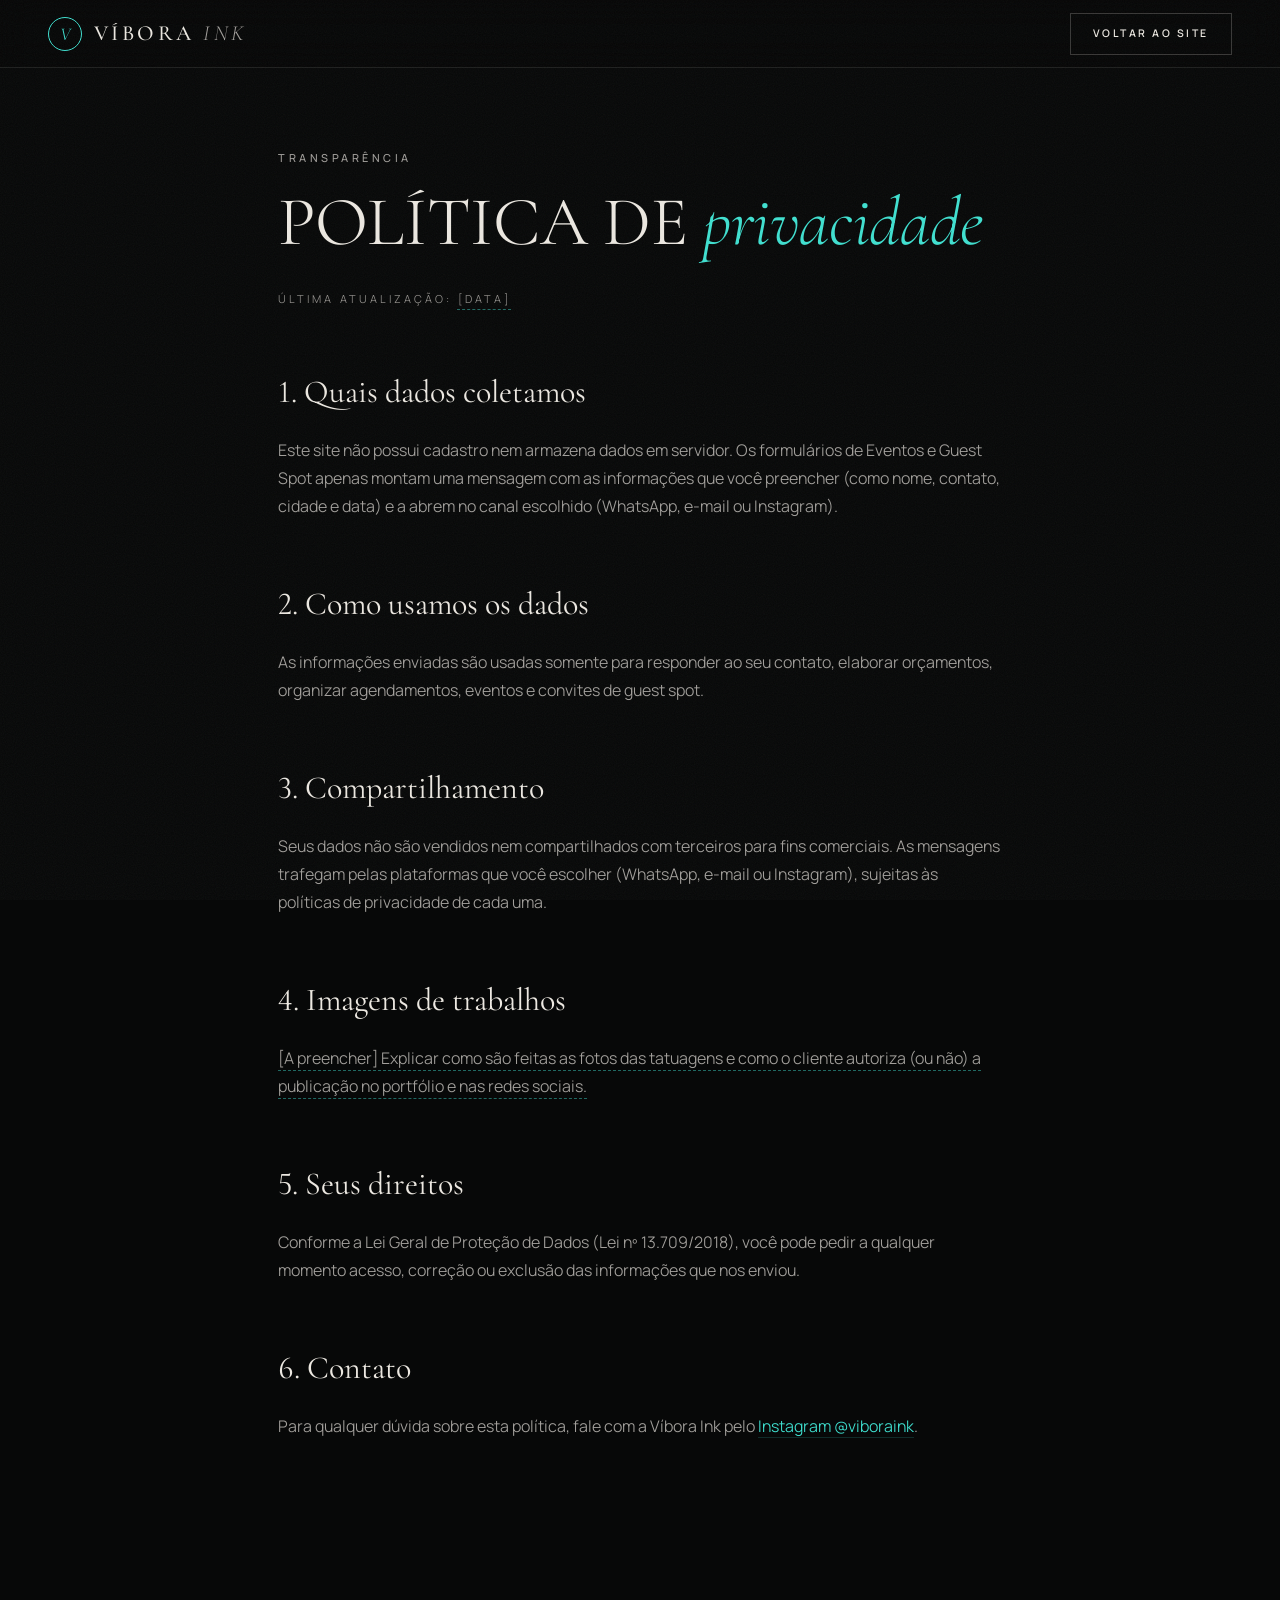
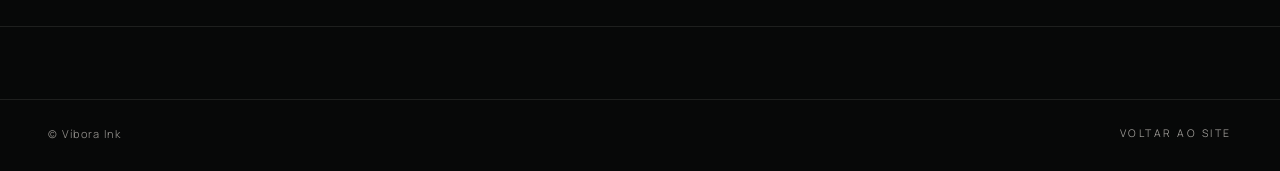
<file: politica-de-privacidade.html>
<!DOCTYPE html>
<html lang="pt-BR">
<head>
  <meta charset="UTF-8">
  <meta name="viewport" content="width=device-width, initial-scale=1">
  <title>Política de Privacidade | Víbora Ink</title>
  <meta name="description" content="Política de privacidade do site da Víbora Ink.">
  <meta name="robots" content="noindex, follow">
  <meta name="theme-color" content="#070808">
  <link rel="icon" href="assets/icons/favicon.svg" type="image/svg+xml">
  <link rel="apple-touch-icon" href="assets/icons/apple-touch-icon.png">
  <link rel="stylesheet" href="style.css">
  <style>
    .legal { padding: calc(var(--header-h) + 64px) 0 var(--section); }
    .legal .container { max-width: 820px; }
    .legal h2 { font-family: var(--serif); font-size: clamp(1.5rem, 2.6vw, 2rem); margin: 56px 0 16px; }
    .legal p, .legal li { color: var(--text-dim); }
    .legal ul { list-style: disc; padding-left: 1.2em; margin: 0 0 1.2em; }
    .legal .updated { font-size: 11px; letter-spacing: .28em; text-transform: uppercase; color: var(--text-mute); }
  </style>
</head>
<body>
  <header class="header is-scrolled">
    <div class="header__inner">
      <a href="index.html" class="brand" aria-label="Víbora Ink, voltar ao site">
        <span class="brand__mark" aria-hidden="true">V</span>
        <span class="brand__name">Víbora <em>Ink</em></span>
      </a>
      <a href="index.html" class="btn btn--ghost btn--sm">Voltar ao site</a>
    </div>
  </header>

  <main class="legal">
    <div class="container">
      <p class="eyebrow">Transparência</p>
      <h1 class="title">Política de <em>privacidade</em></h1>
      <!-- PLACEHOLDER: revisar este texto com a Víbora Ink (e, se possível, com um profissional de LGPD) -->
      <p class="updated">Última atualização: <span class="ph">[data]</span></p>

      <h2>1. Quais dados coletamos</h2>
      <p>Este site não possui cadastro nem armazena dados em servidor. Os formulários de Eventos e Guest Spot apenas montam uma mensagem com as informações que você preencher (como nome, contato, cidade e data) e a abrem no canal escolhido (WhatsApp, e-mail ou Instagram).</p>

      <h2>2. Como usamos os dados</h2>
      <p>As informações enviadas são usadas somente para responder ao seu contato, elaborar orçamentos, organizar agendamentos, eventos e convites de guest spot.</p>

      <h2>3. Compartilhamento</h2>
      <p>Seus dados não são vendidos nem compartilhados com terceiros para fins comerciais. As mensagens trafegam pelas plataformas que você escolher (WhatsApp, e-mail ou Instagram), sujeitas às políticas de privacidade de cada uma.</p>

      <h2>4. Imagens de trabalhos</h2>
      <p class="ph">[A preencher] Explicar como são feitas as fotos das tatuagens e como o cliente autoriza (ou não) a publicação no portfólio e nas redes sociais.</p>

      <h2>5. Seus direitos</h2>
      <p>Conforme a Lei Geral de Proteção de Dados (Lei nº 13.709/2018), você pode pedir a qualquer momento acesso, correção ou exclusão das informações que nos enviou.</p>

      <h2>6. Contato</h2>
      <p>Para qualquer dúvida sobre esta política, fale com a Víbora Ink pelo <a class="link-inline" href="https://www.instagram.com/viboraink/" target="_blank" rel="noopener">Instagram @viboraink</a>.</p>
    </div>
  </main>

  <footer class="footer">
    <div class="container footer__bottom">
      <p>© Víbora Ink</p>
      <a href="index.html" class="footer__top">Voltar ao site</a>
    </div>
  </footer>
</body>
</html>
</file>
<file: style.css>
/* ==========================================================================
   VÍBORA INK · style.css
   Estrutura:
   01. Fontes          06. Hero            11. Formulários
   02. Variáveis       07. Sobre           12. Como funciona
   03. Base            08. Trabalhos       13. Feedback e FAQ
   04. Componentes     09. Promoções       14. CTA final e contato
   05. Menu            10. Além do estúdio 15. Footer, lightbox, utilidades
   ========================================================================== */

/* ---------- 01. Fontes (arquivos locais em /assets/fonts, licença SIL OFL) ---------- */
@font-face {
  font-family: "Cormorant Garamond";
  src: url("assets/fonts/cormorant-garamond-latin-wght-normal.woff2") format("woff2");
  font-weight: 300 700;
  font-style: normal;
  font-display: swap;
}
@font-face {
  font-family: "Cormorant Garamond";
  src: url("assets/fonts/cormorant-garamond-latin-wght-italic.woff2") format("woff2");
  font-weight: 300 700;
  font-style: italic;
  font-display: swap;
}
@font-face {
  font-family: "Manrope";
  src: url("assets/fonts/manrope-latin-wght-normal.woff2") format("woff2");
  font-weight: 200 800;
  font-style: normal;
  font-display: swap;
}

/* ---------- 02. Variáveis ---------- */
:root {
  color-scheme: dark;
  /* Cores */
  --black: #070808;
  --black-2: #0c0e0f;
  --graphite: #141719;
  --graphite-2: #1c2022;
  --line: rgba(236, 232, 225, 0.1);
  --line-strong: rgba(236, 232, 225, 0.22);
  --text: #ece8e1;
  --text-dim: rgba(236, 232, 225, 0.68);
  --text-mute: rgba(236, 232, 225, 0.6); /* 0.6 garante contraste AA nos rótulos pequenos */
  --cyan: #3fe0d0;
  --cyan-soft: rgba(63, 224, 208, 0.16);
  --paper: #ece8e1;
  --ink: #0b0c0c;
  --teal-deep: #0c7a71;

  /* Tipografia */
  --serif: "Cormorant Garamond", "Times New Roman", serif;
  --sans: "Manrope", "Helvetica Neue", Arial, sans-serif;

  /* Espaçamento e ritmo */
  --gutter: clamp(20px, 4vw, 48px);
  --section: clamp(96px, 13vw, 176px);
  --header-h: 84px;

  /* Movimento */
  --ease: cubic-bezier(0.2, 0.7, 0.2, 1);
  --ease-in-out: cubic-bezier(0.65, 0, 0.35, 1);
}

/* ---------- 03. Base ---------- */
*, *::before, *::after { box-sizing: border-box; }

html {
  scroll-behavior: smooth;
  scroll-padding-top: 72px;
  -webkit-text-size-adjust: 100%;
}

body {
  margin: 0;
  background: var(--black);
  color: var(--text);
  font-family: var(--sans);
  font-size: 16px;
  font-weight: 350;
  line-height: 1.75;
  -webkit-font-smoothing: antialiased;
  overflow-x: hidden;
  font-variant-numeric: lining-nums; /* Cormorant usa números de texto por padrão (01 parece OI) */
}

/* Granulado muito sutil sobre toda a página */
body::after {
  content: "";
  position: fixed;
  inset: 0;
  z-index: 200;
  pointer-events: none;
  opacity: 0.05;
  background-image: url("data:image/svg+xml,%3Csvg xmlns='http://www.w3.org/2000/svg' width='160' height='160'%3E%3Cfilter id='n'%3E%3CfeTurbulence type='fractalNoise' baseFrequency='.9' numOctaves='2' stitchTiles='stitch'/%3E%3C/filter%3E%3Crect width='100%25' height='100%25' filter='url(%23n)'/%3E%3C/svg%3E");
}

body.is-locked { overflow: hidden; }

img { display: block; max-width: 100%; height: auto; }
a { color: inherit; text-decoration: none; }
button { font: inherit; color: inherit; background: none; border: 0; cursor: pointer; padding: 0; }
p { margin: 0 0 1.2em; }
h1, h2, h3 { margin: 0; font-weight: 400; }
ul, ol { margin: 0; padding: 0; list-style: none; }
::selection { background: var(--cyan); color: var(--black); }

/* Barra de rolagem discreta, na paleta da marca */
html { scrollbar-width: thin; scrollbar-color: var(--graphite-2) var(--black); }
::-webkit-scrollbar { width: 10px; }
::-webkit-scrollbar-track { background: var(--black); }
::-webkit-scrollbar-thumb { background: var(--graphite-2); border: 2px solid var(--black); border-radius: 10px; }
::-webkit-scrollbar-thumb:hover { background: var(--teal-deep); }

:focus-visible { outline: 1px solid var(--cyan); outline-offset: 4px; }

.sprite { display: none; }
[hidden] { display: none !important; }

.skip-link {
  position: fixed; top: -80px; left: 12px; z-index: 300;
  padding: 10px 16px; background: var(--paper); color: var(--ink);
  transition: top .3s var(--ease);
}
.skip-link:focus { top: 12px; }

.container {
  width: 100%;
  max-width: 1320px;
  margin: 0 auto;
  padding: 0 var(--gutter);
}

.section { position: relative; padding: var(--section) 0; }

/* ---------- 04. Componentes ---------- */

/* Rótulo pequeno acima dos títulos */
.eyebrow {
  display: flex;
  align-items: center;
  gap: 14px;
  margin: 0 0 22px;
  font-size: 11px;
  font-weight: 500;
  letter-spacing: 0.32em;
  text-transform: uppercase;
  color: var(--text-mute);
}
.eyebrow .idx { color: var(--cyan); display: inline-flex; align-items: center; gap: 14px; }
.eyebrow .idx::after { content: ""; width: 36px; height: 1px; background: currentColor; opacity: .6; }

/* Títulos */
.title {
  font-family: var(--serif);
  font-weight: 350;
  font-size: clamp(2.6rem, 5.4vw, 4.9rem);
  line-height: 0.98;
  letter-spacing: -0.005em;
  text-transform: uppercase;
  margin-bottom: 32px;
}
.title em, .final__title em, .hero__sign em {
  font-style: italic;
  font-weight: 300;
  text-transform: none;
  color: var(--cyan);
}
.title--lg { font-size: clamp(2.8rem, 6.6vw, 6rem); }
.title--xl { font-size: clamp(3.4rem, 11vw, 10rem); line-height: .86; }

.lead { font-size: 1.12rem; color: var(--text); }

.section-head { max-width: 760px; margin-bottom: clamp(48px, 7vw, 88px); }
.section-head__sub { font-family: var(--serif); font-size: clamp(1.3rem, 2.2vw, 1.75rem); color: var(--text-dim); line-height: 1.35; }
.section-head--split {
  max-width: none;
  display: flex; justify-content: space-between; align-items: flex-end; gap: 40px;
}
.section-head--split .title { margin-bottom: 0; }
.section-head__aside { max-width: 34ch; color: var(--text-dim); margin: 0; }

/* Conteúdo provisório: sublinhado tracejado ciano para fácil identificação */
.ph {
  color: var(--text-mute);
  text-decoration: underline dashed rgba(63, 224, 208, 0.45);
  text-decoration-thickness: 1px;
  text-underline-offset: 6px;
}

/* Botões */
.btn {
  --btn-bg: transparent;
  --btn-fg: var(--text);
  --btn-sweep: var(--cyan);
  --btn-sweep-fg: var(--black);
  position: relative;
  isolation: isolate;
  overflow: hidden;
  display: inline-flex;
  align-items: center;
  justify-content: center;
  gap: 14px;
  min-height: 54px;
  padding: 0 30px;
  border: 1px solid var(--line-strong);
  background: var(--btn-bg);
  color: var(--btn-fg);
  font-family: var(--sans);
  font-size: 11.5px;
  font-weight: 600;
  letter-spacing: 0.24em;
  text-transform: uppercase;
  white-space: nowrap;
  transition: color .5s var(--ease), border-color .5s var(--ease);
}
.btn::before {
  content: "";
  position: absolute; inset: 0; z-index: -1;
  background: var(--btn-sweep);
  transform: scaleX(0);
  transform-origin: right;
  transition: transform .6s var(--ease);
}
.btn svg { width: 18px; height: 18px; flex: none; transition: transform .5s var(--ease); }
.btn:hover::before, .btn:focus-visible::before { transform: scaleX(1); transform-origin: left; }
.btn:hover svg, .btn:focus-visible svg { transform: translateX(4px); }
.btn:active { transform: translateY(1px); }

.btn--primary { --btn-bg: var(--paper); --btn-fg: var(--ink); border-color: var(--paper); }
.btn--primary:hover, .btn--primary:focus-visible { color: var(--black); border-color: var(--cyan); }
.btn--ghost:hover, .btn--ghost:focus-visible { border-color: var(--cyan); color: var(--black); }
.btn--dark { --btn-bg: var(--ink); --btn-fg: var(--paper); --btn-sweep: var(--teal-deep); --btn-sweep-fg: var(--paper); border-color: var(--ink); }
.btn--dark:hover { color: var(--paper); border-color: var(--teal-deep); }
.btn--sm { min-height: 42px; padding: 0 22px; font-size: 10.5px; }
.btn--lg { min-height: 62px; padding: 0 38px; }

/* Link com linha */
.link-line {
  display: inline-flex; align-items: center; gap: 12px;
  padding-bottom: 8px;
  font-size: 11.5px; font-weight: 600; letter-spacing: .24em; text-transform: uppercase;
  background: linear-gradient(var(--cyan), var(--cyan)) left bottom / 0 1px no-repeat,
              linear-gradient(var(--line-strong), var(--line-strong)) left bottom / 100% 1px no-repeat;
  transition: background-size .6s var(--ease), color .4s;
}
.link-line svg { width: 18px; height: 18px; transition: transform .5s var(--ease); }
.link-line:hover { background-size: 100% 1px, 100% 1px; color: var(--cyan); }
.link-line:hover svg { transform: translateX(4px); }
.link-inline { color: var(--cyan); border-bottom: 1px solid var(--cyan-soft); }

/* Vidro discreto */
.glass {
  background: rgba(20, 23, 25, 0.55);
  border: 1px solid var(--line);
  -webkit-backdrop-filter: blur(18px) saturate(120%);
  backdrop-filter: blur(18px) saturate(120%);
}

/* ---------- 05. Menu ---------- */
.header {
  position: fixed; top: 0; left: 0; right: 0; z-index: 100;
  height: var(--header-h);
  transition: height .5s var(--ease), background-color .5s var(--ease), border-color .5s var(--ease);
  border-bottom: 1px solid transparent;
}
/* O fundo com blur fica num pseudo-elemento: backdrop-filter no próprio header
   criaria um bloco de contenção e prenderia o menu mobile (position: fixed) nos 68px do header. */
.header::before {
  content: ""; position: absolute; inset: 0; z-index: -1;
  background: rgba(7, 8, 8, 0.72);
  -webkit-backdrop-filter: blur(16px);
  backdrop-filter: blur(16px);
  opacity: 0;
  transition: opacity .5s var(--ease);
}
.header.is-scrolled { height: 68px; border-bottom-color: var(--line); }
.header.is-scrolled::before { opacity: 1; }
.header__inner {
  height: 100%;
  max-width: 1440px; margin: 0 auto;
  padding: 0 var(--gutter);
  display: flex; align-items: center; gap: 40px;
}

.brand { display: inline-flex; align-items: center; gap: 12px; margin-right: auto; position: relative; z-index: 2; }
.brand__mark {
  display: grid; place-items: center;
  width: 34px; height: 34px;
  border: 1px solid var(--cyan);
  border-radius: 50%;
  font-family: var(--serif); font-size: 18px; font-style: italic; color: var(--cyan);
  line-height: 1;
  transition: transform .8s var(--ease);
}
.brand:hover .brand__mark { transform: rotate(-12deg); }
.brand__name {
  font-family: var(--serif);
  font-size: 1.35rem;
  letter-spacing: .16em;
  text-transform: uppercase;
  font-weight: 500;
}
.brand__name em { font-weight: 300; color: var(--text-dim); }

.nav__list { display: flex; gap: clamp(18px, 2.3vw, 36px); }
.nav__link {
  position: relative;
  font-size: 10.5px; font-weight: 500;
  letter-spacing: .26em; text-transform: uppercase;
  color: var(--text-dim);
  padding: 8px 0;
  transition: color .4s;
}
.nav__link::after {
  content: ""; position: absolute; left: 0; right: 0; bottom: 0; height: 1px;
  background: var(--cyan);
  transform: scaleX(0); transform-origin: right;
  transition: transform .5s var(--ease);
}
.nav__link:hover, .nav__link.is-active { color: var(--text); }
.nav__link:hover::after, .nav__link.is-active::after { transform: scaleX(1); transform-origin: left; }
.nav__mobile-foot { display: none; }

.header__cta { position: relative; z-index: 2; }

.burger { display: none; position: relative; z-index: 2; width: 44px; height: 44px; }
.burger span {
  position: absolute; left: 10px; right: 10px; height: 1px; background: var(--text);
  transition: transform .5s var(--ease), top .5s var(--ease), width .5s var(--ease);
}
.burger span:first-child { top: 18px; }
.burger span:last-child { top: 26px; right: 18px; }
.burger[aria-expanded="true"] span:first-child { top: 22px; transform: rotate(45deg); }
.burger[aria-expanded="true"] span:last-child { top: 22px; right: 10px; transform: rotate(-45deg); }

/* ---------- 06. Hero ---------- */
.hero {
  position: relative;
  min-height: 100vh;
  min-height: 100svh;
  display: flex; align-items: flex-end;
  padding: calc(var(--header-h) + 40px) 0 clamp(96px, 14vh, 150px);
  overflow: hidden;
}
.hero__media { position: absolute; inset: -6% 0 -6% 0; will-change: transform; }
.hero__media img { width: 100%; height: 100%; object-fit: cover; animation: heroZoom 7s var(--ease) both; }
@keyframes heroZoom { from { transform: scale(1.14); } to { transform: scale(1); } }

/* Abertura: duas cortinas pretas que se recolhem para cima e para baixo */
.hero::before, .hero::after {
  content: ""; position: absolute; left: 0; right: 0; z-index: 2;
  height: 50%;
  background: var(--black);
  pointer-events: none;
  animation: curtain 1.5s .15s var(--ease-in-out) both;
}
.hero::before { top: 0; transform-origin: top; }
.hero::after { bottom: 0; transform-origin: bottom; }
@keyframes curtain { from { transform: scaleY(1); } to { transform: scaleY(0); } }

/* Entrada do conteúdo: título por máscara, depois assinatura e botão */
.hero__title span { animation: titleIn 1.5s var(--ease) both; }
.hero__title-main { animation-delay: .9s; }
.hero__title-sub { animation-delay: 1.1s; }
.hero__sign { animation: fadeUp 1.2s 1.6s var(--ease) both; }
.hero__actions { animation: fadeUp 1.2s 1.8s var(--ease) both; }
.hero__scroll { animation: fadeIn 1.2s 2.3s var(--ease) both; }
/* As margens negativas no fim evitam cortar o acento do Í e o itálico */
@keyframes titleIn {
  from { clip-path: inset(0 -10% 100% -10%); transform: translateY(.3em); }
  to { clip-path: inset(-40% -10% -40% -10%); transform: none; }
}
@keyframes fadeUp { from { opacity: 0; transform: translateY(22px); } }
@keyframes fadeIn { from { opacity: 0; } }

.hero__veil {
  position: absolute; inset: 0;
  background:
    radial-gradient(ellipse at 62% 45%, rgba(7,8,8,0) 35%, rgba(7,8,8,.6) 100%),
    linear-gradient(90deg, rgba(7,8,8,.92) 0%, rgba(7,8,8,.6) 45%, rgba(7,8,8,.15) 100%),
    linear-gradient(0deg, var(--black) 0%, rgba(7,8,8,0) 45%),
    linear-gradient(180deg, rgba(7,8,8,.7) 0%, rgba(7,8,8,0) 22%);
}

.hero__content { position: relative; z-index: 1; }
.hero__title {
  font-family: var(--serif);
  text-transform: uppercase;
  line-height: .8;
  margin: 0 0 34px;
}
.hero__title-main {
  display: block;
  font-size: clamp(4.6rem, 15.5vw, 14rem);
  font-weight: 300;
  letter-spacing: -.02em;
}
.hero__title-sub {
  display: block;
  margin-left: clamp(1.4rem, 9vw, 9rem);
  font-size: clamp(3.2rem, 9.5vw, 8.6rem);
  font-style: italic;
  font-weight: 300;
  text-transform: none;
  color: transparent;
  -webkit-text-stroke: 1px var(--cyan);
  letter-spacing: .02em;
}
.hero__sign {
  font-family: var(--serif);
  font-size: clamp(1.45rem, 2.6vw, 2.2rem);
  line-height: 1.18;
  text-transform: uppercase;
  letter-spacing: .04em;
  margin-bottom: 38px;
}
.hero__sign em { text-transform: uppercase; }
.hero__actions { display: flex; flex-wrap: wrap; align-items: center; gap: 20px 36px; }

.hero__scroll {
  position: absolute; left: 50%; bottom: 28px; z-index: 1;
  transform: translateX(-50%);
  display: flex; flex-direction: column; align-items: center; gap: 12px;
  font-size: 9.5px; letter-spacing: .4em; text-transform: uppercase; color: var(--text-mute);
}
.hero__scroll i {
  position: relative; display: block; width: 1px; height: 56px; overflow: hidden;
  background: var(--line-strong);
}
.hero__scroll i::after {
  content: ""; position: absolute; left: 0; top: -40%; width: 1px; height: 40%;
  background: var(--cyan);
  animation: scrollLine 2.4s var(--ease-in-out) infinite;
}
@keyframes scrollLine { to { top: 100%; } }


@keyframes spin { to { transform: rotate(360deg); } }

/* Faixa de frases */
.marquee {
  position: relative;
  overflow: hidden;
  padding: 22px 0;
  border-top: 1px solid var(--line); border-bottom: 1px solid var(--line);
  background: var(--black-2);
  -webkit-mask-image: linear-gradient(90deg, transparent, #000 8%, #000 92%, transparent);
  mask-image: linear-gradient(90deg, transparent, #000 8%, #000 92%, transparent);
}
.marquee__track {
  display: flex; align-items: center; gap: 44px;
  width: max-content;
  animation: marquee 48s linear infinite;
}
.marquee span {
  font-family: var(--serif); font-style: italic; font-weight: 300;
  font-size: clamp(1.4rem, 2.6vw, 2.1rem); line-height: 1; white-space: nowrap;
  color: var(--text-dim);
}
.marquee span:nth-of-type(even) { color: var(--text-mute); font-style: normal; text-transform: uppercase; letter-spacing: .06em; }
.marquee i { font-style: normal; color: var(--cyan); font-size: .9rem; }
.marquee:hover .marquee__track { animation-play-state: paused; }
/* A trilha tem o conteúdo duplicado: deslocar metade dela fecha o loop sem salto */
@keyframes marquee { to { transform: translateX(calc(-50% - 22px)); } }

/* Ornamento de traço fino */
.ornament { display: block; width: 180px; height: 18px; margin: -8px 0 28px; color: var(--cyan); opacity: .8; }
.ornament--center { margin: -8px auto 32px; }

/* ---------- 07. Sobre ---------- */
/* Os elementos que giram (anel do retrato, símbolo) crescem na diagonal e alargavam a página no celular.
   "clip" corta o excesso sem criar área de rolagem, então o position: sticky continua funcionando. */
.about, .meaning { overflow-x: clip; }
.about__grid {
  display: grid;
  grid-template-columns: 5fr 6fr;
  gap: clamp(48px, 8vw, 128px);
  align-items: start;
}
/* Retrato circular com anel pontilhado girando, como um selo */
.about__photo { position: sticky; top: 130px; margin: 18px; }
.about__photo::before {
  content: ""; position: absolute; inset: -18px;
  border: 1px dashed rgba(63, 224, 208, 0.45);
  border-radius: 50%;
  animation: spin 80s linear infinite;
  pointer-events: none;
}
.about__photo::after {
  content: ""; position: absolute; top: 50%; right: -23px; width: 9px; height: 9px; border-radius: 50%;
  background: var(--cyan); box-shadow: 0 0 0 6px rgba(63, 224, 208, .15);
}
.about__photo img {
  width: 100%; aspect-ratio: 1; object-fit: cover; position: relative;
  border-radius: 50%;
  filter: contrast(1.05);
}
.about__caption {
  position: absolute; left: -34px; bottom: 0;
  writing-mode: vertical-rl; transform: rotate(180deg);
  font-size: 10px; letter-spacing: .4em; text-transform: uppercase; color: var(--text-mute);
}
.about__text > p { color: var(--text-dim); max-width: 58ch; }
.about__text > .lead { color: var(--text); }

.about__quote {
  margin: 40px 0;
  padding-left: 26px;
  border-left: 1px solid var(--cyan);
}
.about__quote p {
  margin: 0;
  font-family: var(--serif); font-style: italic; font-weight: 300;
  font-size: clamp(1.5rem, 2.4vw, 2rem); line-height: 1.25;
}
.about__quote em { color: var(--cyan); }

.facts { display: grid; grid-template-columns: repeat(2, 1fr); gap: 24px; margin: 0; }
.facts__item--wide { grid-column: 1 / -1; }
.facts__item { border-top: 1px solid var(--line-strong); padding-top: 18px; }
.facts dt { font-size: 10px; letter-spacing: .3em; text-transform: uppercase; color: var(--text-mute); margin-bottom: 8px; }
.facts dd { margin: 0; font-family: var(--serif); font-size: 1.3rem; line-height: 1.3; }

/* Linha do tempo da biografia */
.story { margin: 0 0 8px 3px; border-left: 1px solid var(--line-strong); }
.story__item { position: relative; padding: 0 0 30px 30px; }
.story__item:last-child { padding-bottom: 4px; }
.story__item::before {
  content: ""; position: absolute; left: -4px; top: 5px; width: 7px; height: 7px; border-radius: 50%;
  border: 1px solid var(--cyan); background: var(--black);
}
.story__item:last-child::before { background: var(--cyan); }
.story__when { display: block; margin-bottom: 8px; font-size: 10.5px; font-weight: 500; letter-spacing: .3em; text-transform: uppercase; color: var(--text-mute); }
.story p { margin: 0; max-width: 58ch; color: var(--text-dim); }
.story__item:first-child p { font-size: 1.12rem; color: var(--text); }

/* O nome: por que Víbora.
   Base (sem JavaScript ou com movimento reduzido): seção de texto comum. */
.meaning { position: relative; padding: var(--section) 0; }
.meaning__skin, .meaning__count { display: none; }
.meaning__grid { display: grid; grid-template-columns: 5fr 6fr; gap: clamp(48px, 8vw, 128px); align-items: center; }
.meaning__art img { width: 100%; animation: spin 120s linear infinite reverse; }
.beat + .beat { margin-top: 1.4em; }
.beat > p:not(.eyebrow) { color: var(--text-dim); max-width: 60ch; }
.beat > .lead { color: var(--text); font-family: var(--serif); font-size: clamp(1.35rem, 2vw, 1.7rem); line-height: 1.35; }
.meaning__quote { margin: 0; padding-left: 26px; border-left: 1px solid var(--cyan); }
.meaning__quote p { margin: 0; font-family: var(--serif); font-style: italic; font-weight: 300; font-size: clamp(1.9rem, 3.6vw, 3.4rem); line-height: 1.12; }
.meaning__quote em { color: var(--cyan); }

/* Cena fixa (classe .has-pin vem do script.js): a seção ocupa 4 telas de rolagem,
   o palco fica preso e mostra uma etapa por vez. */
.has-pin .meaning { height: 400vh; padding: 0; }
.has-pin .meaning__stage {
  position: sticky; top: 0;
  height: 100vh; height: 100svh;
  display: flex; align-items: center;
  overflow: hidden;
  background: var(--black);
}
/* Troca de pele: o papel se espalha a partir do símbolo (--shed vai de 0 a 1) */
.has-pin .meaning__skin {
  display: block; position: absolute; inset: 0;
  background: var(--paper);
  clip-path: circle(calc(var(--shed, 0) * 125%) at var(--ox, 27%) var(--oy, 50%));
}
/* "difference" inverte o conteúdo sozinho: claro sobre o preto, escuro sobre o papel.
   Por isso o ciano sai de cena aqui (invertido, viraria vermelho). */
.has-pin .meaning__grid { position: relative; mix-blend-mode: difference; color: var(--paper); }
.has-pin .meaning em, .has-pin .meaning .idx { color: inherit; }
.has-pin .meaning__quote { border-left-color: currentColor; }
.has-pin .meaning__art img { filter: grayscale(1); }
.has-pin .meaning__beats { display: grid; align-items: center; }
.has-pin .beat {
  grid-area: 1 / 1; margin: 0;
  opacity: 0; transform: translateY(26px);
  transition: opacity .7s var(--ease), transform .9s var(--ease);
}
.has-pin .beat.is-past { transform: translateY(-26px); }
.has-pin .beat.is-active { opacity: 1; transform: none; }
.has-pin .beat > p:not(.eyebrow) { margin: 0; color: inherit; font-family: var(--serif); font-size: clamp(1.3rem, 2vw, 1.7rem); line-height: 1.38; }
.has-pin .meaning__count { display: block; margin: 40px 0 0; font-size: 10.5px; letter-spacing: .3em; opacity: .6; }

/* Compromissos */
.pillars {
  display: grid; grid-template-columns: repeat(4, 1fr);
  margin-top: clamp(80px, 10vw, 140px);
}
.pillar {
  position: relative;
  padding: 36px clamp(20px, 2.4vw, 36px) 8px;
  border-left: 1px solid var(--line);
  transition: background-color .6s var(--ease);
}
.pillar:last-child { border-right: 1px solid var(--line); }
.pillar::before {
  content: ""; position: absolute; left: -1px; top: 0; width: 1px; height: 0;
  background: var(--cyan);
  transition: height .8s var(--ease);
}
.pillar:hover { background: linear-gradient(180deg, var(--cyan-soft), transparent 70%); }
.pillar:hover::before { height: 100%; }
.pillar__n { display: block; margin-bottom: 22px; font-family: var(--serif); font-style: italic; font-size: 1.6rem; line-height: 1; color: var(--cyan); }
.pillar h3 { font-family: var(--serif); font-size: clamp(1.5rem, 2vw, 1.85rem); line-height: 1.1; margin-bottom: 12px; }
.pillar p { color: var(--text-dim); font-size: .95rem; margin: 0; }

/* ---------- 08. Trabalhos ---------- */
.works .section-head { max-width: none; }

.filters { display: flex; flex-wrap: wrap; gap: 10px; margin-bottom: 40px; }
.filters button {
  padding: 10px 18px; border: 1px solid var(--line);
  font-size: 10.5px; letter-spacing: .22em; text-transform: uppercase; color: var(--text-dim);
  transition: border-color .3s, color .3s;
}
.filters button[aria-pressed="true"], .filters button:hover { border-color: var(--cyan); color: var(--cyan); }

/* Galeria editorial: grade de 12 colunas com peças de tamanhos diferentes */
.gallery {
  --row: clamp(52px, 6.4vw, 92px);
  display: grid;
  grid-template-columns: repeat(12, 1fr);
  grid-auto-rows: var(--row);
  grid-auto-flow: dense;
  gap: clamp(10px, 1.4vw, 20px);
}
.work { margin: 0; position: relative; grid-column: span 5; grid-row: span 4; }
.work--big  { grid-column: span 7; grid-row: span 8; }
.work--tall { grid-column: span 4; grid-row: span 6; }
.work--wide { grid-column: span 8; grid-row: span 6; }
.work.is-hidden { display: none; }
.gallery.is-filtered .work { grid-column: span 4; grid-row: span 5; }

.work__btn {
  position: relative; display: block; width: 100%; height: 100%;
  overflow: hidden; cursor: zoom-in;
  background: var(--graphite);
}
.work__btn img {
  width: 100%; height: 100%; object-fit: cover;
  filter: saturate(.85);
  transition: transform 1.2s var(--ease), filter .8s var(--ease);
}
.work__btn::after {
  content: attr(data-caption);
  position: absolute; inset: auto 0 0 0;
  padding: 60px 22px 20px;
  background: linear-gradient(0deg, rgba(7,8,8,.85), rgba(7,8,8,0));
  font-size: 10.5px; letter-spacing: .24em; text-transform: uppercase; text-align: left;
  opacity: 0; transform: translateY(10px);
  transition: opacity .6s var(--ease), transform .6s var(--ease);
}
.work__btn::before {
  content: ""; position: absolute; inset: 14px; z-index: 1;
  border: 1px solid rgba(63, 224, 208, 0);
  transition: border-color .6s var(--ease), inset .6s var(--ease);
  pointer-events: none;
}
.work__btn:hover img, .work__btn:focus-visible img { transform: scale(1.045); filter: saturate(1); }
.work__btn:hover::after, .work__btn:focus-visible::after { opacity: 1; transform: none; }
.work__btn:hover::before, .work__btn:focus-visible::before { border-color: rgba(63, 224, 208, .45); inset: 10px; }

.works__more { margin-top: 56px; display: flex; justify-content: center; }

/* ---------- 09. Promoções ---------- */
.promos { background: var(--black-2); border-top: 1px solid var(--line); border-bottom: 1px solid var(--line); }
.offers { display: grid; gap: clamp(88px, 11vw, 150px); }

.offer__head {
  display: grid; grid-template-columns: auto 1fr; gap: clamp(20px, 3vw, 44px); align-items: start;
  margin-bottom: clamp(32px, 4vw, 52px);
  max-width: 900px;
}
.offer__n {
  font-family: var(--serif); font-weight: 300; font-size: clamp(3.4rem, 6vw, 5.4rem); line-height: .8;
  color: var(--text-mute);
}
.offer__title { font-family: var(--serif); font-size: clamp(2.1rem, 4vw, 3.4rem); line-height: 1; text-transform: uppercase; margin-bottom: 14px; }
.offer__title em { font-style: italic; font-weight: 300; text-transform: none; color: var(--cyan); }
.offer__desc { color: var(--text-dim); max-width: 60ch; margin: 0; }

/* Cartões de preço */
.plans { display: grid; grid-template-columns: repeat(3, 1fr); gap: clamp(12px, 1.6vw, 24px); }
.plan {
  position: relative;
  display: flex; flex-direction: column;
  padding: clamp(28px, 3vw, 40px);
  background: var(--graphite);
  border: 1px solid var(--line);
  transition: border-color .5s var(--ease), transform .6s var(--ease);
}
.plan:hover { border-color: rgba(63, 224, 208, .45); transform: translateY(-4px); }
.plan--feature { border-color: rgba(63, 224, 208, .5); background: linear-gradient(180deg, rgba(63,224,208,.07), var(--graphite) 60%); }
.plan__badge {
  position: absolute; top: -12px; right: 24px;
  padding: 5px 12px;
  background: var(--cyan); color: var(--black);
  font-size: 9.5px; font-weight: 600; letter-spacing: .24em; text-transform: uppercase;
}
.plan__name { margin: 0 0 18px; font-size: 11px; font-weight: 600; letter-spacing: .3em; text-transform: uppercase; color: var(--cyan); }
.plan__price {
  display: flex; align-items: flex-start; gap: 6px;
  margin: 0 0 24px; padding-bottom: 24px; border-bottom: 1px solid var(--line);
  font-family: var(--serif); font-weight: 300; font-size: clamp(3.4rem, 5vw, 4.4rem); line-height: .9;
}
.plan__price small { font-family: var(--sans); font-size: .8rem; font-weight: 500; letter-spacing: .1em; color: var(--text-mute); margin-top: .5em; }
.plan__items { display: grid; gap: 10px; margin-bottom: 32px; }
.plan__items li { display: flex; align-items: center; gap: 12px; color: var(--text-dim); }
.plan__items li::before { content: "✦"; font-size: .7rem; color: var(--cyan); }
.plan__note { color: var(--text-dim); margin: 0 0 32px; }
.plan__note strong { font-family: var(--serif); font-size: 1.7rem; font-weight: 400; color: var(--text); }
.plan .btn { margin-top: auto; width: 100%; }

/* Regras */
.rules {
  margin-top: clamp(20px, 2.4vw, 32px);
  padding: 22px clamp(22px, 3vw, 36px);
  border-left: 1px solid var(--cyan);
  background: rgba(20, 23, 25, .5);
}
/* As regras ficam recolhidas (details) para os cartões de preço respirarem */
.rules__title {
  display: flex; justify-content: space-between; align-items: center; gap: 16px;
  cursor: pointer; list-style: none;
  font-size: 10px; font-weight: 600; letter-spacing: .32em; text-transform: uppercase; color: var(--cyan);
}
.rules__title::-webkit-details-marker { display: none; }
.rules__title span { font-weight: 500; letter-spacing: .24em; color: var(--text-mute); transition: color .3s; }
.rules__title span::after { content: " +"; }
.rules[open] .rules__title { margin-bottom: 12px; }
.rules[open] .rules__title span::after { content: " −"; }
.rules__title:hover span { color: var(--text); }
.rules ul { display: grid; gap: 6px; }
.rules li { position: relative; padding-left: 18px; font-size: .92rem; line-height: 1.6; color: var(--text-dim); }
.rules li::before { content: ""; position: absolute; left: 0; top: .75em; width: 8px; height: 1px; background: var(--text-mute); }
.rules strong { font-weight: 600; color: var(--text); }

/* Indique e ganhe */
.referral { display: grid; grid-template-columns: repeat(3, 1fr); counter-reset: r; border-top: 1px solid var(--line-strong); }
.referral li { position: relative; padding: 32px 28px 8px 0; }
.referral li::before {
  content: ""; position: absolute; top: -4px; left: 0; width: 7px; height: 7px; border-radius: 50%;
  background: var(--cyan); box-shadow: 0 0 0 5px rgba(63, 224, 208, .12);
}
.referral span { display: block; margin-bottom: 14px; font-family: var(--serif); font-style: italic; font-size: 1.5rem; line-height: 1; color: var(--cyan); }
.referral h4 { margin: 0 0 8px; font-size: 12px; font-weight: 600; letter-spacing: .22em; text-transform: uppercase; }
.referral p { margin: 0; max-width: 30ch; color: var(--text-dim); font-size: .95rem; }
.referral strong { color: var(--text); font-weight: 600; }
.referral__foot { display: grid; grid-template-columns: 1fr auto; gap: 32px; align-items: end; margin-top: 16px; }

/* ---------- 10. Além do estúdio: eventos, guest spot e parcerias (seção clara) ---------- */
.guest {
  /* Mesmos componentes, paleta invertida: basta redefinir as variáveis */
  --text: var(--ink);
  --text-dim: rgba(11, 12, 12, .72);
  --text-mute: rgba(11, 12, 12, .62);
  --line: rgba(11, 12, 12, .14);
  --line-strong: rgba(11, 12, 12, .24);
  --cyan: var(--teal-deep);
  background: var(--paper);
  color: var(--text);
  overflow: hidden;
}
.guest ::selection { background: var(--ink); color: var(--paper); }
.guest .section-head { margin-bottom: clamp(28px, 4vw, 44px); }
.guest .section-head .title { margin-bottom: 0; }
/* Palavra de fundo: muda conforme a aba ativa */
.guest__word {
  position: absolute; left: -1vw; bottom: -0.18em;
  font-family: var(--serif); font-style: italic; font-weight: 300;
  font-size: clamp(8rem, 22vw, 20rem); line-height: .8; white-space: nowrap;
  color: rgba(11, 12, 12, .05);
  pointer-events: none; user-select: none;
}

/* Abas */
.tabs {
  position: relative;
  display: flex; gap: clamp(22px, 3.4vw, 52px);
  margin-bottom: clamp(40px, 6vw, 72px);
  border-bottom: 1px solid var(--line-strong);
}
.tab {
  position: relative;
  padding: 0 0 18px;
  font-family: var(--serif); font-size: clamp(1.5rem, 2.6vw, 2.2rem); line-height: 1; white-space: nowrap;
  color: var(--text-mute);
  transition: color .4s;
}
.tab::after {
  content: ""; position: absolute; left: 0; right: 0; bottom: -1px; height: 1px;
  background: var(--text);
  transform: scaleX(0); transform-origin: right;
  transition: transform .5s var(--ease);
}
.tab:hover, .tab[aria-selected="true"] { color: var(--text); }
.tab[aria-selected="true"]::after { transform: scaleX(1); transform-origin: left; }

.guest__grid { position: relative; display: grid; grid-template-columns: 5fr 6fr; gap: clamp(48px, 7vw, 110px); align-items: start; }
.guest__grid > * { min-width: 0; }
.panel + .panel { margin-top: 56px; } /* só aparece sem JavaScript, com os três painéis abertos */
.js .panel { animation: fadeUp .7s var(--ease) both; }
.panel__title { font-family: var(--serif); font-size: clamp(1.9rem, 3.2vw, 2.8rem); line-height: 1.05; text-transform: uppercase; margin-bottom: 18px; }
.panel > p { color: var(--text-dim); max-width: 46ch; }

.guest__points, .guest__steps { margin-top: 32px; }
.guest__points li {
  display: flex; align-items: center; gap: 16px;
  padding: 14px 0; border-bottom: 1px solid var(--line);
  font-size: 11px; font-weight: 600; letter-spacing: .24em; text-transform: uppercase;
}
.guest__points li::before { content: ""; width: 6px; height: 6px; border-radius: 50%; background: var(--cyan); }
.guest__steps { counter-reset: step; }
.guest__steps li {
  display: grid; grid-template-columns: 46px 1fr;
  padding: 16px 0; border-bottom: 1px solid var(--line);
  counter-increment: step;
}
.guest__steps li::before {
  content: counter(step, decimal-leading-zero); grid-row: span 2;
  font-family: var(--serif); font-style: italic; font-size: 1.3rem; line-height: 1.1; color: var(--cyan);
}
.guest__steps li > * { grid-column: 2; }
.guest__steps h4 { margin: 0 0 4px; font-size: 11px; font-weight: 600; letter-spacing: .22em; text-transform: uppercase; }
.guest__steps p { margin: 0; font-size: .95rem; color: var(--text-dim); }

.partners { margin-top: 32px; }
.partners__logos { display: flex; flex-wrap: wrap; gap: 48px; align-items: center; opacity: .7; }

/* Cartão de convite, estilo bilhete */
.guest__card {
  position: relative;
  background: #f7f4ef;
  border: 1px solid var(--line);
  box-shadow: 0 40px 80px -40px rgba(11,12,12,.35);
  padding: clamp(26px, 4vw, 48px);
}
.guest__card::before, .guest__card::after {
  content: ""; position: absolute; top: 74px; width: 22px; height: 22px; border-radius: 50%;
  background: var(--paper); border: 1px solid var(--line);
}
.guest__card::before { left: -12px; clip-path: inset(0 0 0 50%); }
.guest__card::after { right: -12px; clip-path: inset(0 50% 0 0); }
.guest__card-head {
  display: flex; justify-content: space-between; align-items: baseline; gap: 12px;
  padding-bottom: 22px; margin-bottom: 30px;
  border-bottom: 1px dashed var(--line-strong);
  font-size: 10px; letter-spacing: .3em; text-transform: uppercase; color: var(--text-mute);
}
.guest__card-head span:first-child { font-family: var(--serif); font-size: 1.6rem; letter-spacing: .06em; font-style: italic; text-transform: none; color: var(--text); line-height: 1; }
.guest .field input, .guest .field textarea { color-scheme: light; }
.guest .field ::placeholder { color: rgba(11, 12, 12, .36); }
.guest .field.is-invalid input, .guest .field.is-invalid textarea { border-bottom-color: #b3392f; }

/* ---------- 11. Formulários ---------- */
/* Grupo de campos de cada aba: não cria caixa, os campos entram direto na grade do formulário */
.form__group { display: contents; }

.form { display: grid; grid-template-columns: 1fr 1fr; gap: 28px 32px; }
.field { display: flex; flex-direction: column; }
.field--full { grid-column: 1 / -1; }
.field label {
  font-size: 10px; letter-spacing: .28em; text-transform: uppercase; color: var(--text-mute);
  margin-bottom: 4px;
  transition: color .3s;
}
.field input, .field textarea {
  width: 100%;
  padding: 12px 0;
  border: 0; border-bottom: 1px solid var(--line-strong);
  border-radius: 0;
  background: transparent;
  color: var(--text);
  font: inherit; font-size: 16px; /* 16px evita zoom automático no iOS */
  color-scheme: dark;
  transition: border-color .4s var(--ease);
  resize: vertical;
}
.field input::placeholder, .field textarea::placeholder { color: rgba(236,232,225,.28); }
.field input:focus, .field textarea:focus { outline: none; border-bottom-color: var(--cyan); }
.field:focus-within label { color: var(--cyan); }
.field.is-invalid input, .field.is-invalid textarea { border-bottom-color: #e0736b; }
.form__foot { display: flex; flex-wrap: wrap; align-items: center; gap: 20px; margin-top: 8px; }
.form__status { margin: 0; font-size: .9rem; color: var(--text-dim); }


/* ---------- 12. Como funciona ---------- */
.timeline { display: grid; grid-template-columns: repeat(5, 1fr); position: relative; }
.timeline li { position: relative; padding: 44px 24px 0 0; }
.timeline li::before {
  content: ""; position: absolute; top: 0; left: 0; right: 0; height: 1px; background: var(--line-strong);
}
.timeline li::after {
  content: ""; position: absolute; top: -3px; left: 0; width: 7px; height: 7px; border-radius: 50%;
  border: 1px solid var(--cyan); background: var(--black);
  transition: background .4s;
}
.timeline li:last-child::after { background: var(--cyan); }
.timeline li:hover::after { background: var(--cyan); }
.timeline h3 { font-family: var(--sans); font-size: 12px; font-weight: 600; letter-spacing: .22em; text-transform: uppercase; margin-bottom: 10px; }
.timeline p { color: var(--text-dim); font-size: .95rem; margin: 0; max-width: 28ch; }
.timeline__n { display: block; font-family: var(--serif); font-style: italic; font-size: 1.4rem; color: var(--cyan); margin-bottom: 14px; }

/* ---------- 13. Feedback e FAQ ---------- */

.testimonials { display: grid; grid-template-columns: repeat(auto-fit, minmax(260px, 1fr)); gap: 32px; margin-top: 72px; text-align: left; }
.testimonial { margin: 0; padding-top: 24px; border-top: 1px solid var(--cyan); }
.testimonial blockquote { margin: 0 0 16px; font-family: var(--serif); font-style: italic; font-size: 1.35rem; line-height: 1.4; }
.testimonial figcaption { font-size: 10.5px; letter-spacing: .24em; text-transform: uppercase; }
.testimonial figcaption span { color: var(--text-mute); }

.faq__grid { display: grid; grid-template-columns: 4fr 7fr; gap: clamp(40px, 7vw, 110px); align-items: start; }
.faq__grid > div:first-child { position: sticky; top: 120px; }
.faq__grid > div:first-child > p { color: var(--text-dim); }

.acc { border-bottom: 1px solid var(--line); }
.acc:first-child { border-top: 1px solid var(--line); }
.acc summary {
  position: relative;
  display: block;
  padding: 26px 56px 26px 0;
  cursor: pointer;
  font-family: var(--serif); font-size: clamp(1.25rem, 2vw, 1.6rem); line-height: 1.25;
  list-style: none;
  transition: color .3s;
}
.acc summary::-webkit-details-marker { display: none; }
.acc summary::before, .acc summary::after {
  content: ""; position: absolute; right: 8px; top: 50%; width: 16px; height: 1px; background: var(--cyan);
  transition: transform .5s var(--ease);
}
.acc summary::after { transform: rotate(90deg); }
.acc[open] summary::after { transform: rotate(0deg); }
.acc summary:hover { color: var(--cyan); }
.acc__body { overflow: hidden; }
.acc__body p { margin: 0 0 28px; max-width: 60ch; font-size: .98rem; }

/* ---------- 14. CTA final e contato ---------- */
.final {
  position: relative;
  min-height: 92vh;
  display: flex; align-items: center;
  padding: var(--section) 0;
  text-align: center;
  overflow: hidden;
}
.final__bg { position: absolute; inset: -10% 0; }
.final__bg img { width: 100%; height: 100%; object-fit: cover; }
.final::before {
  content: ""; position: absolute; inset: 0; z-index: 1;
  background: radial-gradient(ellipse at center, rgba(7,8,8,.55) 0%, rgba(7,8,8,.9) 70%), linear-gradient(180deg, var(--black), transparent 25%, transparent 75%, var(--black));
}
.final__inner { position: relative; z-index: 2; }
.final .eyebrow { justify-content: center; color: var(--cyan); }
.final__title {
  font-family: var(--serif); font-weight: 300;
  font-size: clamp(3rem, 9vw, 8.6rem); line-height: .9;
  text-transform: uppercase; letter-spacing: -.01em;
  margin: 0 auto 32px; max-width: 12ch;
}
.final__title em { display: block; }
.final__text { color: var(--text-dim); max-width: 42ch; margin: 0 auto 44px; }
.final__actions { display: flex; flex-wrap: wrap; justify-content: center; gap: 14px; }

.contact__grid { display: grid; grid-template-columns: 5fr 6fr; gap: clamp(48px, 8vw, 120px); align-items: end; }
.contact__grid > div > p { color: var(--text-dim); max-width: 44ch; margin-bottom: 36px; }
.contact__grid > div > .contact__feedback { margin: 30px 0 0; font-size: .95rem; }
.contact__feedback .link-inline { transition: border-color .3s; }
.contact__feedback .link-inline:hover { border-bottom-color: var(--cyan); }
.channel {
  display: grid;
  grid-template-columns: 24px 130px 1fr;
  align-items: center; gap: 20px;
  padding: 24px 0;
  border-bottom: 1px solid var(--line);
  transition: color .4s, padding-left .6s var(--ease);
}
.channels li:first-child .channel { border-top: 1px solid var(--line); }
.channel svg { width: 22px; height: 22px; color: var(--cyan); }
.channel__label { font-size: 10.5px; letter-spacing: .26em; text-transform: uppercase; color: var(--text-mute); }
.channel__value { font-family: var(--serif); font-size: clamp(1.2rem, 2vw, 1.55rem); line-height: 1.25; }
a.channel:hover { padding-left: 10px; }
a.channel:hover .channel__value { color: var(--cyan); }

/* ---------- 15. Footer, lightbox e utilidades ---------- */
.footer { border-top: 1px solid var(--line); padding: 72px 0 28px; }
.footer__inner { display: flex; justify-content: space-between; align-items: flex-end; gap: 40px; padding-bottom: 56px; }
.footer__name { font-family: var(--serif); font-size: clamp(2.4rem, 5vw, 4rem); text-transform: uppercase; letter-spacing: .1em; line-height: 1; margin-bottom: 18px; }
.footer__name em { font-weight: 300; color: var(--cyan); }
.footer__sign { color: var(--text-mute); font-size: 11px; letter-spacing: .28em; text-transform: uppercase; line-height: 1.9; margin: 0; }
.footer__links { display: flex; flex-wrap: wrap; gap: 14px 32px; }
.footer__links a, .footer__top {
  font-size: 10.5px; letter-spacing: .24em; text-transform: uppercase; color: var(--text-dim);
  transition: color .3s;
}
.footer__links a:hover, .footer__top:hover { color: var(--cyan); }
.footer__bottom { display: flex; justify-content: space-between; gap: 20px; padding-top: 24px; border-top: 1px solid var(--line); font-size: 11px; color: var(--text-mute); letter-spacing: .12em; }
.footer__bottom p { margin: 0; }

/* Botão fixo no celular */
.sticky-cta { display: none; }

/* Lightbox */
.lightbox {
  position: fixed; inset: 0; z-index: 150;
  display: grid; grid-template-columns: 80px 1fr 80px; align-items: center;
  background: rgba(5, 6, 6, .94);
  -webkit-backdrop-filter: blur(10px);
  backdrop-filter: blur(10px);
  opacity: 0;
  transition: opacity .5s var(--ease);
}
.lightbox[hidden] { display: none; }
.lightbox.is-open { opacity: 1; }
.lightbox__figure { margin: 0; display: flex; flex-direction: column; align-items: center; justify-content: center; height: 100vh; height: 100dvh; padding: 72px 0 24px; }
.lightbox__img {
  max-width: 100%; max-height: calc(100% - 50px);
  object-fit: contain;
  transform: scale(.96); opacity: 0;
  transition: transform .6s var(--ease), opacity .5s var(--ease);
}
.lightbox.is-open .lightbox__img.is-ready { transform: none; opacity: 1; }
.lightbox__caption {
  display: flex; justify-content: space-between; gap: 24px; width: 100%; max-width: 900px;
  margin-top: 18px;
  font-size: 10.5px; letter-spacing: .24em; text-transform: uppercase; color: var(--text-dim);
}
.lightbox__count { color: var(--cyan); }
.lightbox__close { position: absolute; top: 18px; right: 18px; width: 48px; height: 48px; display: grid; place-items: center; border: 1px solid var(--line-strong); border-radius: 50%; transition: border-color .3s, transform .5s var(--ease); }
.lightbox__close:hover { border-color: var(--cyan); transform: rotate(90deg); }
.lightbox__close svg, .lightbox__nav svg { width: 22px; height: 22px; }
.lightbox__nav { justify-self: center; width: 52px; height: 52px; display: grid; place-items: center; border: 1px solid var(--line-strong); border-radius: 50%; transition: border-color .3s, color .3s; }
.lightbox__nav:hover { border-color: var(--cyan); color: var(--cyan); }

/* Aviso curto */
.toast {
  position: fixed; left: 50%; bottom: 28px; z-index: 160;
  max-width: min(92vw, 460px);
  padding: 16px 22px;
  background: rgba(20, 23, 25, .92);
  border: 1px solid var(--line-strong);
  border-left: 2px solid var(--cyan);
  -webkit-backdrop-filter: blur(14px); backdrop-filter: blur(14px);
  font-size: .9rem; line-height: 1.5;
  transform: translate(-50%, 20px); opacity: 0; pointer-events: none;
  transition: opacity .4s var(--ease), transform .4s var(--ease);
}
.toast.is-visible { opacity: 1; transform: translate(-50%, 0); }

/* Revelação ao rolar (ativa somente com JavaScript) */
.js .reveal {
  opacity: 0;
  transform: translateY(28px);
  transition: opacity 1s var(--ease), transform 1.1s var(--ease);
  transition-delay: calc(var(--d, 0) * 90ms);
}
.js .reveal.is-in { opacity: 1; transform: none; }
[data-delay="1"] { --d: 1; } [data-delay="2"] { --d: 2; } [data-delay="3"] { --d: 3; } [data-delay="4"] { --d: 4; }

/* Galeria: as fotos entram por máscara, de baixo para cima, com um leve recuo de zoom */
/* A máscara fica no botão interno: recortar a própria figura impediria o observador de detectá-la */
.js .work.reveal { opacity: 1; transform: none; }
.js .work.reveal .work__btn {
  clip-path: inset(100% 0 0 0);
  transition: clip-path 1.3s var(--ease-in-out);
  transition-delay: inherit;
}
.js .work.reveal.is-in .work__btn { clip-path: inset(0); }
.js .work.reveal:not(.is-in) img { transform: scale(1.18); }

/* Serpente de progresso: traço fino na lateral que se desenha com a rolagem (--scroll de 0 a 1).
   "difference" mantém o traço visível tanto nas seções escuras quanto nas claras. */
.serpent {
  position: fixed; top: 0; bottom: 0; right: clamp(4px, 1.2vw, 18px); z-index: 80;
  width: 20px;
  color: var(--paper); opacity: .75;
  mix-blend-mode: difference;
  pointer-events: none;
}
.serpent svg { display: block; width: 100%; height: 100%; clip-path: inset(0 0 calc((1 - var(--scroll, 0)) * 100%) 0); }
.serpent__head {
  position: absolute; left: 0; top: 0;
  width: 7px; height: 7px; margin: -3.5px; border-radius: 50%;
  background: currentColor;
  transform: translate(var(--head-x, 10px), calc(var(--scroll, 0) * 100vh));
}

/* ==========================================================================
   RESPONSIVIDADE
   ========================================================================== */

/* Notebook */
@media (max-width: 1180px) {
  .header__inner { gap: 28px; }
  .nav__list { gap: 20px; }
}

/* Tablet: menu hamburger */
@media (max-width: 1024px) {
  .burger { display: block; }
  .header__cta { margin-left: auto; }
  .brand { margin-right: 0; }

  .nav {
    position: fixed; inset: 0;
    display: flex; flex-direction: column; justify-content: center;
    padding: 120px var(--gutter) 48px;
    background: rgba(7, 8, 8, .97);
    -webkit-backdrop-filter: blur(20px); backdrop-filter: blur(20px);
    opacity: 0; visibility: hidden;
    transition: opacity .5s var(--ease), visibility 0s .5s;
  }
  .nav.is-open { opacity: 1; visibility: visible; transition: opacity .5s var(--ease); }
  .nav__list { flex-direction: column; gap: 0; }
  .nav__list li { overflow: hidden; border-bottom: 1px solid var(--line); }
  .nav__link {
    display: block; padding: 14px 0;
    font-family: var(--serif); font-size: clamp(2rem, 7vw, 3rem); font-weight: 300;
    letter-spacing: .02em; color: var(--text);
    transform: translateY(100%);
    transition: transform .7s var(--ease), color .3s;
  }
  .nav__link::after { display: none; }
  .nav__link.is-active { color: var(--cyan); }
  .nav.is-open .nav__link { transform: none; }
  .nav.is-open li:nth-child(2) .nav__link { transition-delay: .04s; }
  .nav.is-open li:nth-child(3) .nav__link { transition-delay: .08s; }
  .nav.is-open li:nth-child(4) .nav__link { transition-delay: .12s; }
  .nav.is-open li:nth-child(5) .nav__link { transition-delay: .16s; }
  .nav.is-open li:nth-child(6) .nav__link { transition-delay: .2s; }
  .nav.is-open li:nth-child(7) .nav__link { transition-delay: .24s; }
  .nav__mobile-foot {
    display: flex; justify-content: space-between; align-items: flex-end; gap: 20px;
    margin-top: auto; padding-top: 32px;
    font-size: 10.5px; letter-spacing: .24em; text-transform: uppercase; color: var(--text-mute);
  }
  .nav__social { display: inline-flex; align-items: center; gap: 10px; color: var(--text); }
  .nav__social svg { width: 18px; height: 18px; color: var(--cyan); }
  .nav__sign { margin: 0; text-align: right; line-height: 1.8; }

  .about__grid, .guest__grid, .contact__grid, .faq__grid { grid-template-columns: 1fr; }
  .about__photo { position: relative; top: 0; max-width: 440px; margin: 18px auto; }
  .pillars { grid-template-columns: repeat(2, 1fr); }
  .pillar:nth-child(2) { border-right: 1px solid var(--line); }
  .pillar:nth-child(n+3) { border-top: 1px solid var(--line); }
  .faq__grid > div:first-child { position: static; }

  .gallery { grid-template-columns: repeat(6, 1fr); --row: clamp(56px, 10vw, 96px); }
  .work { grid-column: span 3; grid-row: span 4; }
  .work--big { grid-column: span 6; grid-row: span 6; }
  .work--tall, .work--wide { grid-column: span 3; grid-row: span 5; }
  .gallery.is-filtered .work { grid-column: span 3; grid-row: span 4; }

  .meaning__grid { grid-template-columns: 1fr; }
  .meaning__art { max-width: 380px; margin: 0 auto; }
  .has-pin .meaning { --ox: 50%; --oy: 24%; }
  .has-pin .meaning__grid { gap: 28px; }
  .has-pin .meaning__art { max-width: min(24vh, 220px); }

  .plans { grid-template-columns: 1fr 1fr; }
  .plan--feature { grid-column: 1 / -1; }
  .referral__foot { grid-template-columns: 1fr; justify-items: start; }


  .timeline { grid-template-columns: 1fr; }
  .timeline li { display: grid; grid-template-columns: 64px 1fr; column-gap: 12px; padding: 22px 0 22px 28px; }
  .timeline li::before { top: 0; bottom: 0; left: 3px; right: auto; width: 1px; height: auto; }
  .timeline li::after { top: 32px; left: 0; }
  .timeline__n { grid-row: span 2; margin: 0; }
  .timeline p { max-width: none; }

}

/* Smartphone */
@media (max-width: 640px) {
  :root { --header-h: 68px; }
  body { font-size: 15.5px; }
  .header__cta { display: none; }
  .burger { margin-left: auto; margin-right: -10px; }
  .brand__name { font-size: 1.15rem; }

  .hero { padding-bottom: 110px; }
  .hero__veil {
    background:
      linear-gradient(0deg, var(--black) 8%, rgba(7,8,8,.72) 55%, rgba(7,8,8,.4) 100%);
  }
  .hero__media { opacity: .5; }
  .hero__media img { object-position: 76% 50%; }
  .hero__title-main { font-size: 23vw; }
  .hero__title-sub { margin-left: 1.1em; font-size: 15vw; }
  .hero__actions .btn { flex: 1 1 100%; }
  .hero__scroll { bottom: 22px; }
  .hero__scroll i { height: 40px; }
  .marquee { padding: 16px 0; }
  .marquee__track { animation-duration: 36s; }

  .pillars { grid-template-columns: 1fr; }
  .pillar { border-right: 1px solid var(--line); padding: 26px 22px 22px; }
  .pillar + .pillar { border-top: 1px solid var(--line); }
  .pillar__n { margin-bottom: 12px; }

  .section-head--split { flex-direction: column; align-items: flex-start; gap: 20px; }
  .facts { grid-template-columns: 1fr; gap: 0; }
  .facts__item { display: flex; justify-content: space-between; align-items: baseline; gap: 16px; padding: 14px 0; }
  .facts dt { margin: 0; }
  .facts dd { text-align: right; font-size: 1.15rem; }
  .about__caption { display: none; }
  .about__photo { margin: 18px 28px; }

  .gallery { grid-template-columns: repeat(2, 1fr); --row: 27vw; gap: 8px; }
  .work { grid-column: span 1; grid-row: span 2; }
  .work--big { grid-column: span 2; grid-row: span 4; }
  .work--tall, .work--wide { grid-column: span 1; grid-row: span 3; }
  .gallery.is-filtered .work { grid-column: span 1; grid-row: span 2; }
  .work__btn::after { display: none; }

  .plans { grid-template-columns: 1fr; gap: 20px; }
  .offer__head { grid-template-columns: 1fr; gap: 10px; }
  .referral { grid-template-columns: 1fr; border-top: 0; border-left: 1px solid var(--line-strong); }
  .referral li { padding: 0 0 28px 26px; }
  .referral li::before { top: 6px; left: -4px; }
  .referral__foot .btn, .form__foot .btn, .final__actions .btn, .contact .btn { width: 100%; }


  .form { grid-template-columns: 1fr; gap: 22px; }
  .guest__card { padding: 24px 20px; }
  .guest__card-head { flex-direction: column; }
  .guest__card::before, .guest__card::after { top: 60px; }


  .has-pin .meaning__count { margin-top: 24px; }
  .tabs { gap: 20px; }
  .tab { font-size: 1.3rem; padding-bottom: 14px; }
  .form__foot .btn { padding: 0 16px; letter-spacing: .18em; } /* o texto mais longo precisa caber no cartão */
  .serpent { right: -3px; opacity: .5; }

  .final { min-height: 80vh; }
  .final__title { max-width: none; }

  .channel { grid-template-columns: 22px 1fr; gap: 6px 16px; }
  .channel svg { grid-row: span 2; }

  .footer { padding-bottom: 96px; }
  .footer__inner { flex-direction: column; align-items: flex-start; }
  .footer__links { gap: 14px 24px; }

  .lightbox { grid-template-columns: 1fr; }
  .lightbox__figure { padding: 76px 16px 96px; }
  .lightbox__nav { position: absolute; bottom: 24px; }
  .lightbox__nav--prev { left: calc(50% - 64px); }
  .lightbox__nav--next { right: calc(50% - 64px); }

  .sticky-cta {
    position: fixed; left: 12px; right: 12px; bottom: 12px; z-index: 90;
    display: flex; align-items: center; justify-content: center; gap: 12px;
    min-height: 54px;
    background: var(--paper); color: var(--ink);
    font-size: 11.5px; font-weight: 600; letter-spacing: .24em; text-transform: uppercase;
    box-shadow: 0 18px 40px -12px rgba(0,0,0,.7);
    transform: translateY(140%);
    transition: transform .6s var(--ease);
  }
  .sticky-cta svg { width: 18px; height: 18px; }
  .sticky-cta.is-visible { transform: none; }
  .is-locked .sticky-cta { transform: translateY(140%); }
}

/* Movimento reduzido: respeita a preferência do sistema */
@media (prefers-reduced-motion: reduce) {
  html { scroll-behavior: auto; }
  *, *::before, *::after { animation-duration: .01ms !important; animation-iteration-count: 1 !important; transition-duration: .01ms !important; transition-delay: 0s !important; animation-delay: 0s !important; }
  .js .reveal { opacity: 1; transform: none; }
  .marquee__track, .about__photo::before, .meaning__art img { animation: none; }
}
</file>
